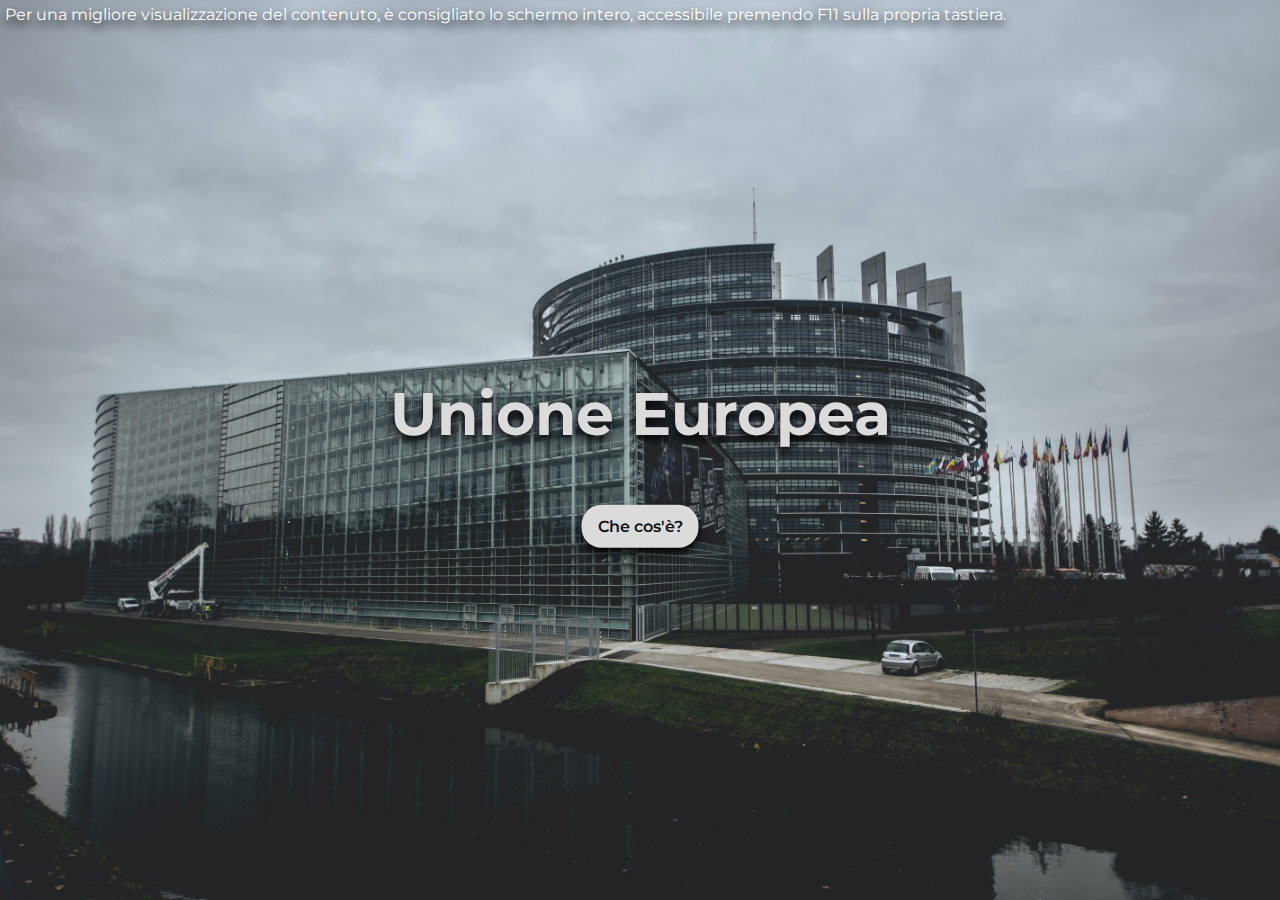
<file: UE/index.html>
<!DOCTYPE html>
<html lang="en" dir="ltr">
  <head>
    <link rel="stylesheet" href="style.css">
    <link rel="preconnect" href="https://fonts.googleapis.com">
    <link rel="preconnect" href="https://fonts.gstatic.com" crossorigin>
    <link href="https://fonts.googleapis.com/css2?family=Montserrat:wght@100;400;600;700;800;900&display=swap" rel="stylesheet">
    <meta charset="utf-8">
    <title>Unione Europea</title>
  </head>
  <body>
    <div class="sectiontop">
      <p>Per una migliore visualizzazione del contenuto, è consigliato lo schermo intero, accessibile premendo F11 sulla propria tastiera.</p>
      <div class="content">

        <h1>Unione Europea</h1>
        <a href="def.html">Che cos'è?</a>
      </div>
    </div>

  </body>
</html>
</file>
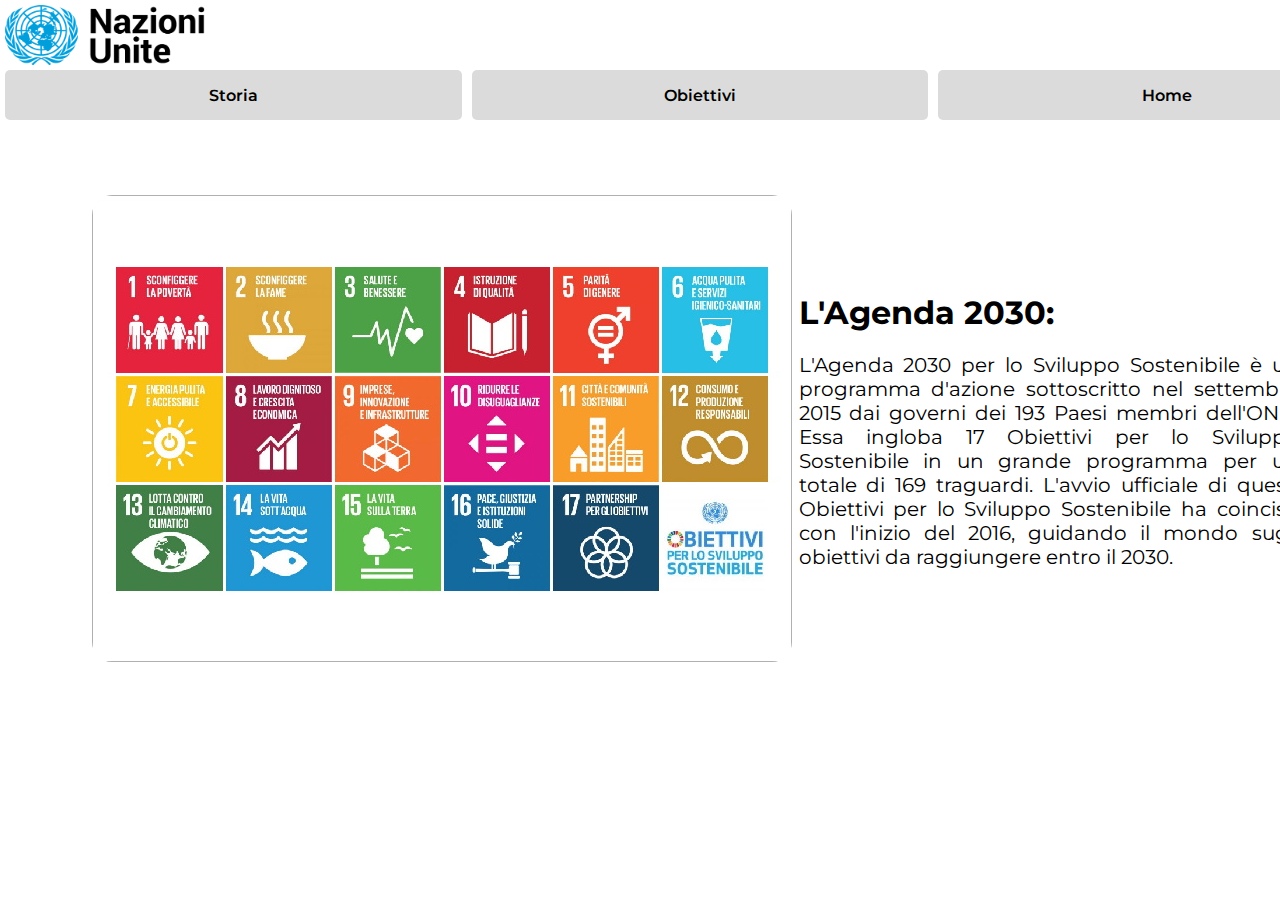
<file: UE/2030.html>
<!DOCTYPE html>
<html lang="it" dir="ltr">
  <head>
    <meta charset="utf-8">
    <link rel="preconnect" href="https://fonts.googleapis.com">
    <link rel="preconnect" href="https://fonts.gstatic.com" crossorigin>
    <link href="https://fonts.googleapis.com/css2?family=Montserrat:wght@100;400;600;700;800;900&display=swap" rel="stylesheet">
    <link rel="stylesheet" href="onucss.css">
    <title>Nazioni Unite: Agenda 2030</title>
  </head>
  <body>
    <div class="bodyhtml">
      <div class="header">

        <div class="logo">
          <img src="photos/onulogo500px.png" alt="Logo ONU">
        </div>
        <div class="buttons">
          <a href="onuhistory.html">Storia</a>
          <a href="onuobjectives.html">Obiettivi</a>
          <a href="onu.html">Home</a>
        </div>
      </div>
      <div class="paragraph">

        <div class="image">
          <img src="photos/2030.jpg" alt="ONU">
        </div>
        <div class="text">
          <h1>L'Agenda 2030:</h1>
          <p>L'Agenda 2030 per lo Sviluppo Sostenibile è un programma d'azione sottoscritto nel settembre 2015 dai governi dei 193 Paesi membri dell'ONU.
          Essa ingloba 17 Obiettivi per lo Sviluppo Sostenibile in un grande programma per un totale di 169 traguardi.
          L'avvio ufficiale di questi Obiettivi per lo Sviluppo Sostenibile ha coinciso con l'inizio del 2016, guidando il mondo sugli obiettivi da raggiungere
          entro il 2030.
        </p>
        </div>

      </div>
    </div>



  </body>
</html>
</file>
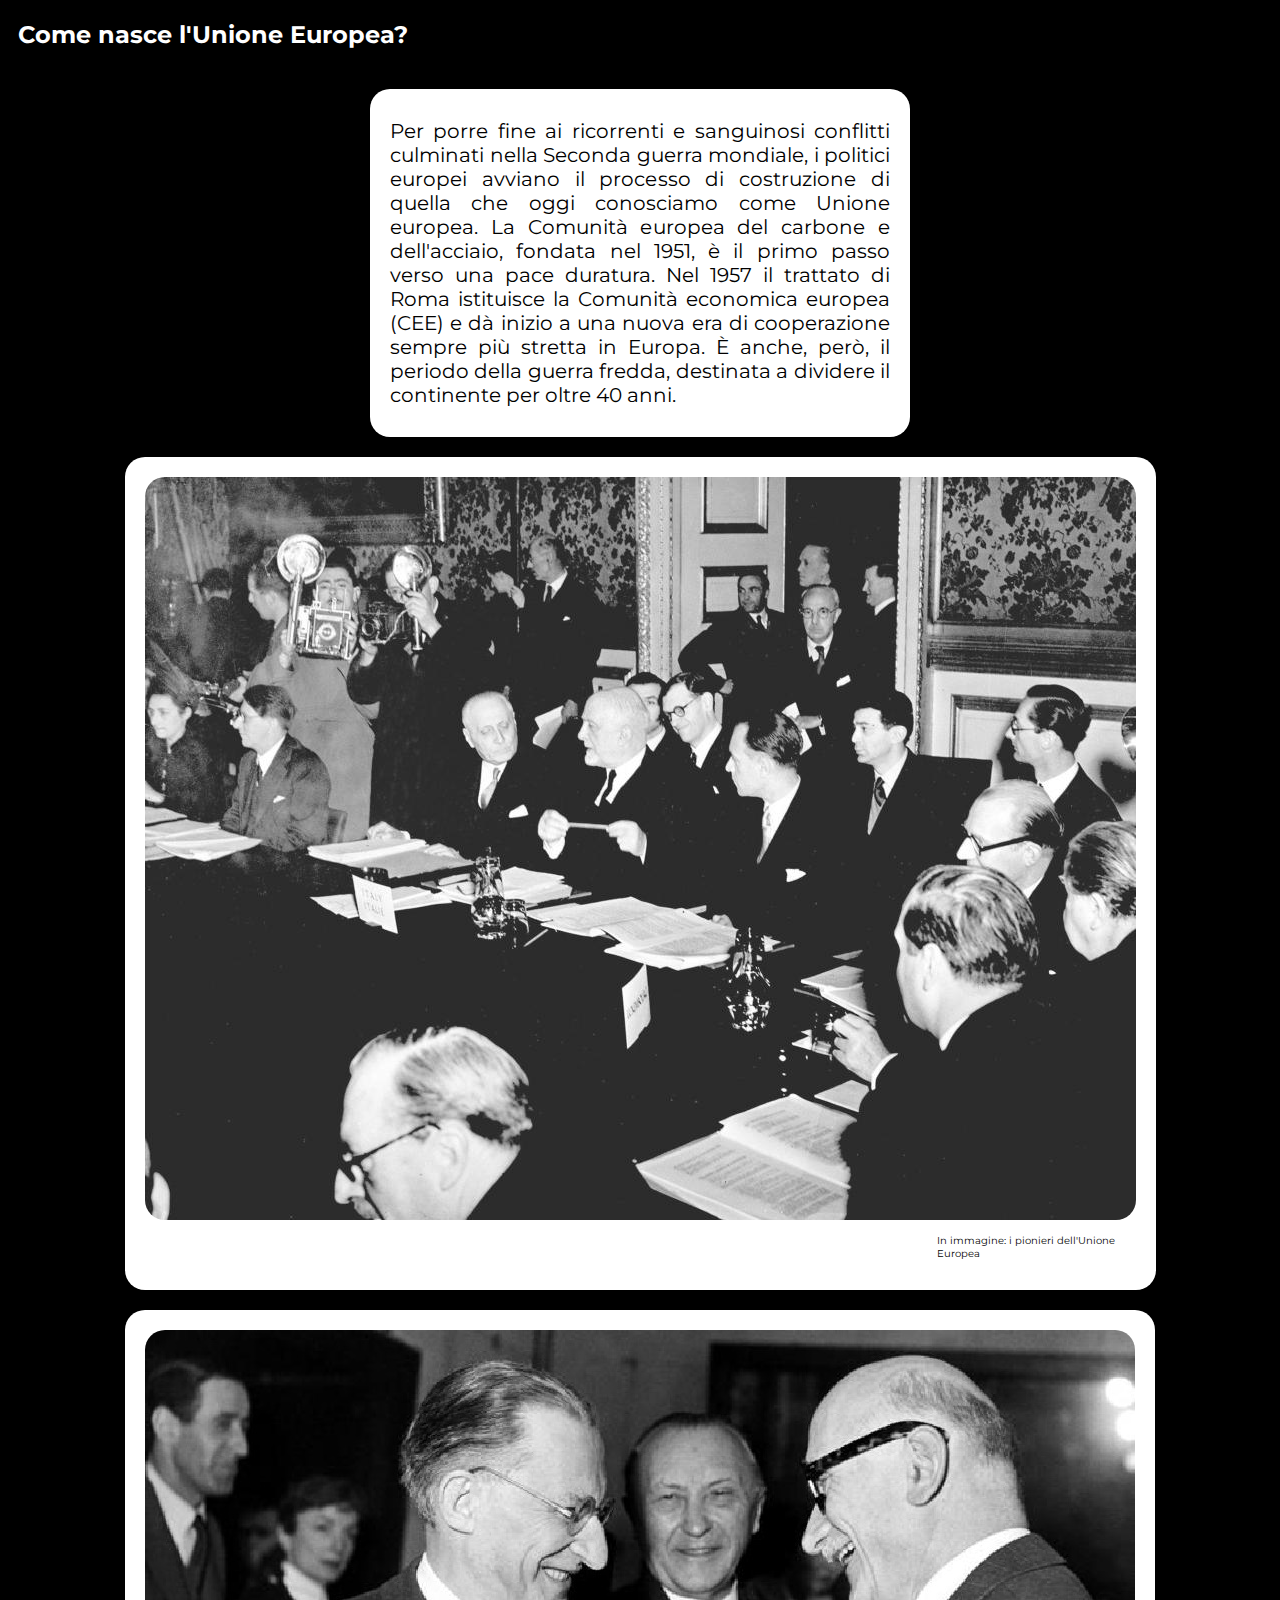
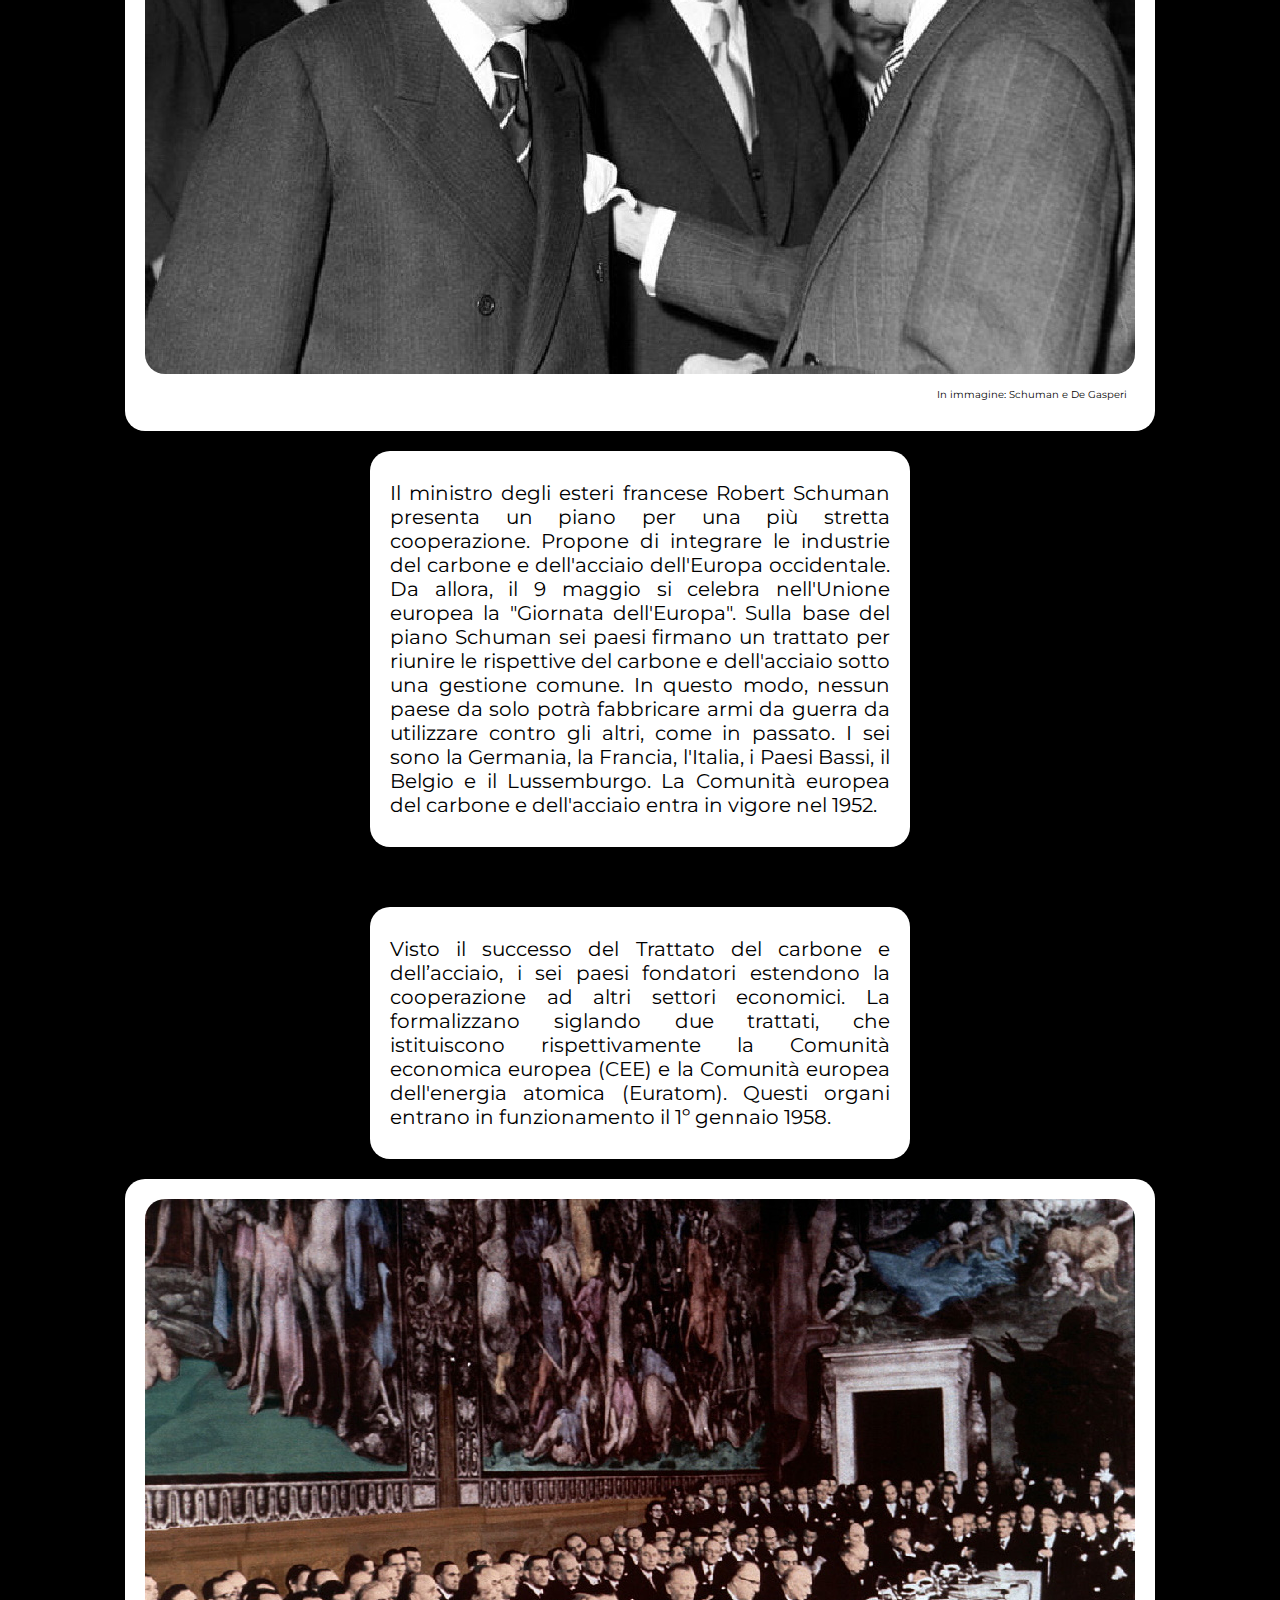
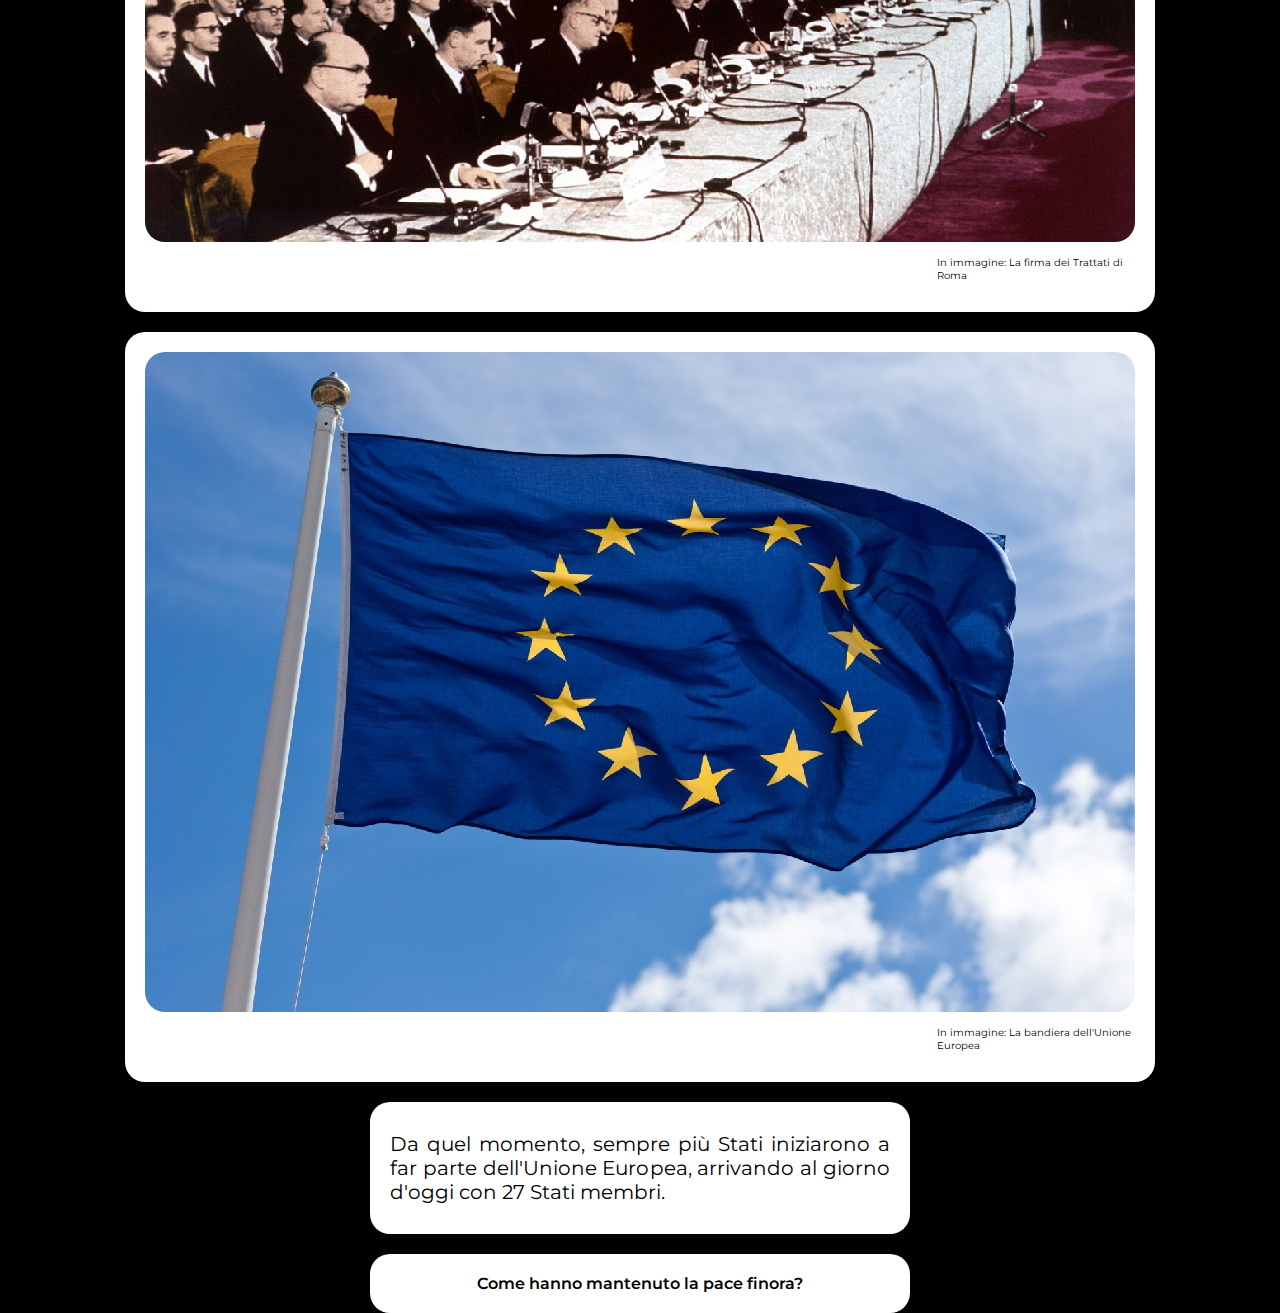
<file: UE/history.html>
<!DOCTYPE html>
<html lang="it" dir="ltr">
  <head>
    <meta charset="utf-8">
    <link rel="preconnect" href="https://fonts.googleapis.com">
    <link rel="preconnect" href="https://fonts.gstatic.com" crossorigin>
    <link href="https://fonts.googleapis.com/css2?family=Montserrat:wght@100;400;600;700;800;900&display=swap" rel="stylesheet">
    <link rel="stylesheet" href="historycss.css">
    <title>Unione Europea: Storia</title>
  </head>
  <body>
    <h2>Come nasce l'Unione Europea?</h2>
    <div class="paragraph">
      <div class="text">
        <p>Per porre fine ai ricorrenti e sanguinosi conflitti culminati nella Seconda guerra mondiale, i politici europei avviano il processo di
          costruzione di quella che oggi conosciamo come Unione europea.
          La Comunità europea del carbone e dell'acciaio, fondata nel 1951, è il primo passo verso una pace duratura.
          Nel 1957 il trattato di Roma istituisce la Comunità economica europea (CEE) e dà inizio a una nuova era di cooperazione sempre più stretta in Europa.
          È anche, però, il periodo della guerra fredda, destinata a dividere il continente per oltre 40 anni.
        </p>
      </div>
      <div class="image">
        <img src="photos/pioneers.jpg" alt="Fondatori UE">
        <p>In immagine: i pionieri dell'Unione Europea</p>
      </div>

    </div>

    <div class="paragraph">

      <div class="image">
        <img src="photos/dichiarazioneschuman.jpg" alt="Schuman e De Gasperi">
        <p>In immagine: Schuman e De Gasperi</p>
      </div>
      <div class="text">
        <p>Il ministro degli esteri francese Robert Schuman presenta un piano per una più stretta cooperazione.
           Propone di integrare le industrie del carbone e dell'acciaio dell'Europa occidentale.
           Da allora, il 9 maggio si celebra nell'Unione europea la "Giornata dell'Europa".
           Sulla base del piano Schuman sei paesi firmano un trattato per riunire le rispettive del carbone e dell'acciaio sotto una gestione comune.
           In questo modo, nessun paese da solo potrà fabbricare armi da guerra da utilizzare contro gli altri, come in passato.
           I sei sono la Germania, la Francia, l'Italia, i Paesi Bassi, il Belgio e il Lussemburgo.
           La Comunità europea del carbone e dell'acciaio entra in vigore nel 1952.
        </p>
      </div>
    </div>


    <div class="paragraph">
      <div class="text">
        <p>Visto il successo del Trattato del carbone e dell’acciaio, i sei paesi fondatori estendono la cooperazione ad altri settori economici.
          La formalizzano siglando due trattati, che istituiscono rispettivamente la Comunità economica europea (CEE) e la Comunità europea dell'energia atomica (Euratom).
          Questi organi entrano in funzionamento il 1º gennaio 1958.
        </p>
      </div>
      <div class="image">
        <img src="photos/firmatrattatiroma.jpg" alt="Firma dei Trattati di Roma">
        <p>In immagine: La firma dei Trattati di Roma</p>
      </div>

    </div>

    <div class="paragraph">
      <div class="image">
        <img src="photos/bandieraue.jpg" alt="Bandiera Unione Europea">
        <p>In immagine: La bandiera dell'Unione Europea</p>
      </div>
      <div class="textlast">
        <div class="text">
          <p>Da quel momento, sempre più Stati iniziarono a far parte dell'Unione Europea, arrivando al giorno d'oggi con 27 Stati membri.</p>
        </div>
        <div class="button">
          <a href="onu.html">Come hanno mantenuto la pace finora?</a>
        </div>

      </div>





    </div>
  </body>
</html>
</file>
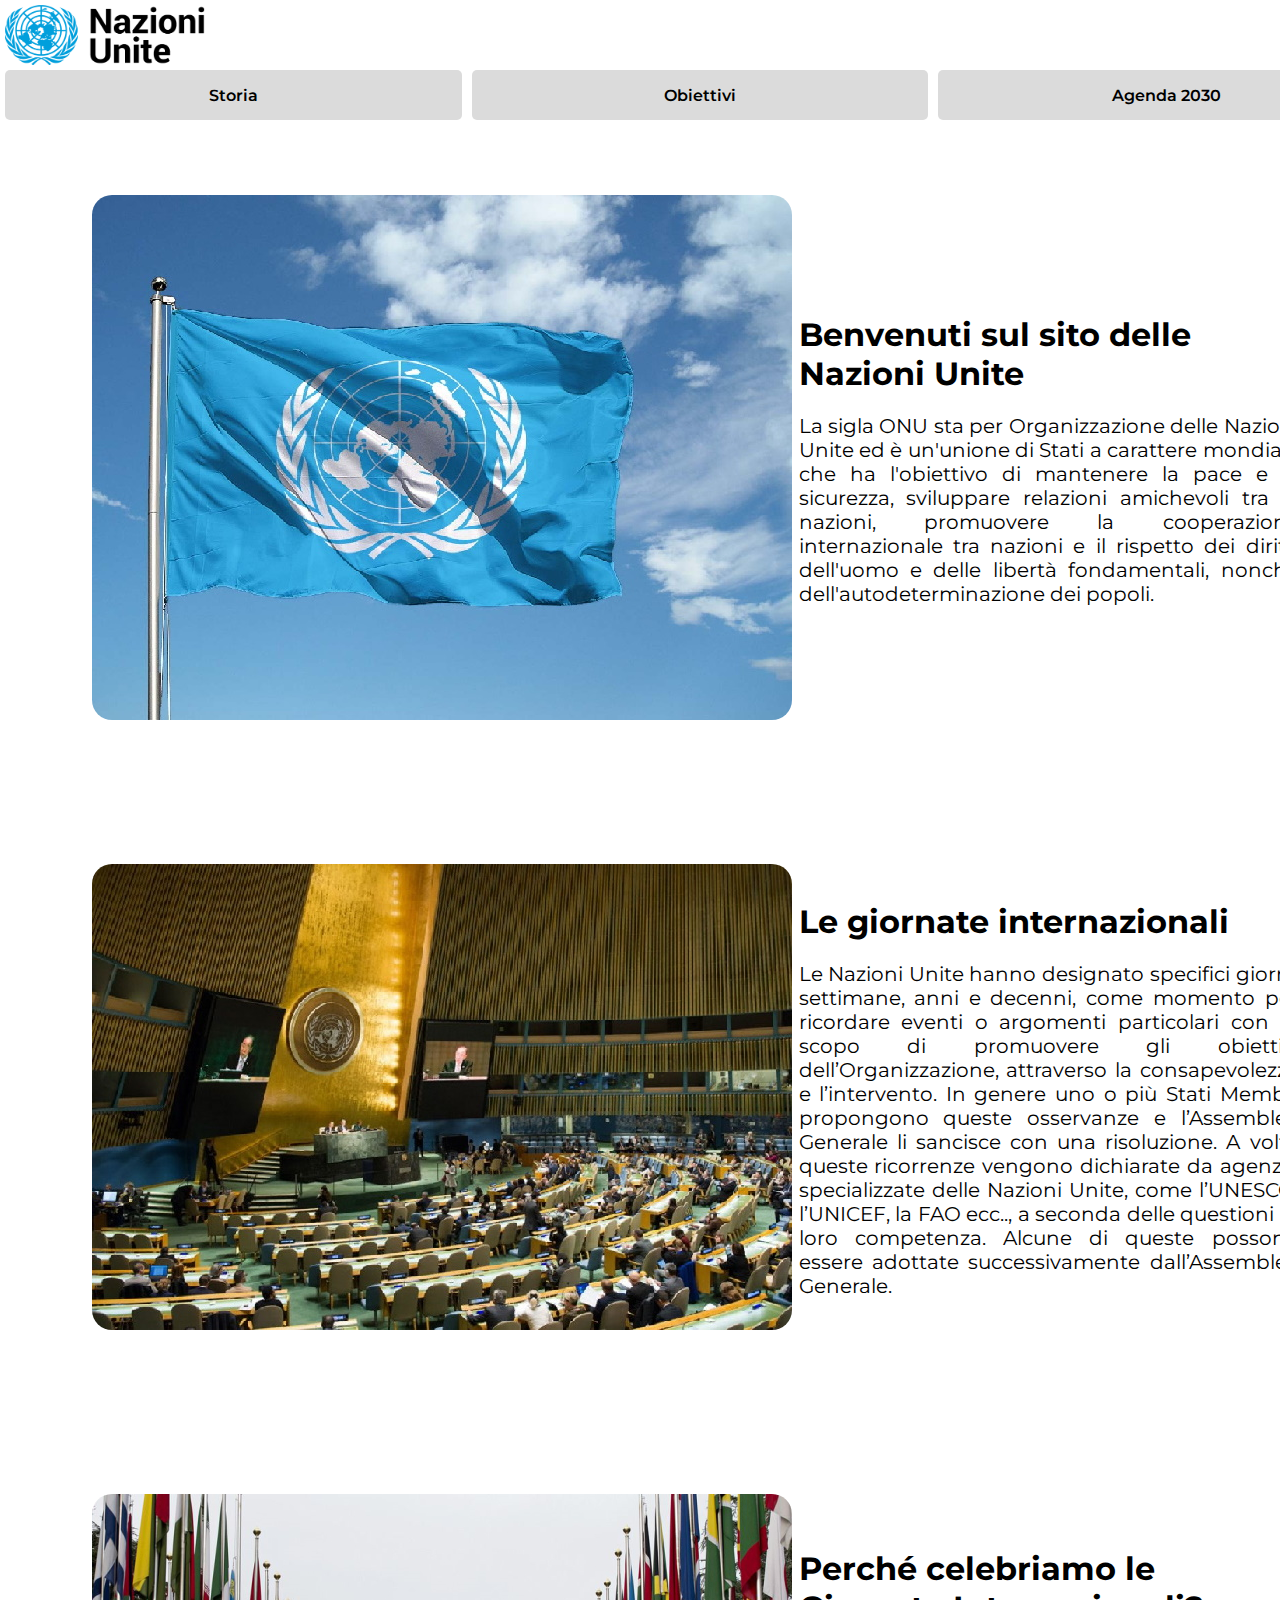
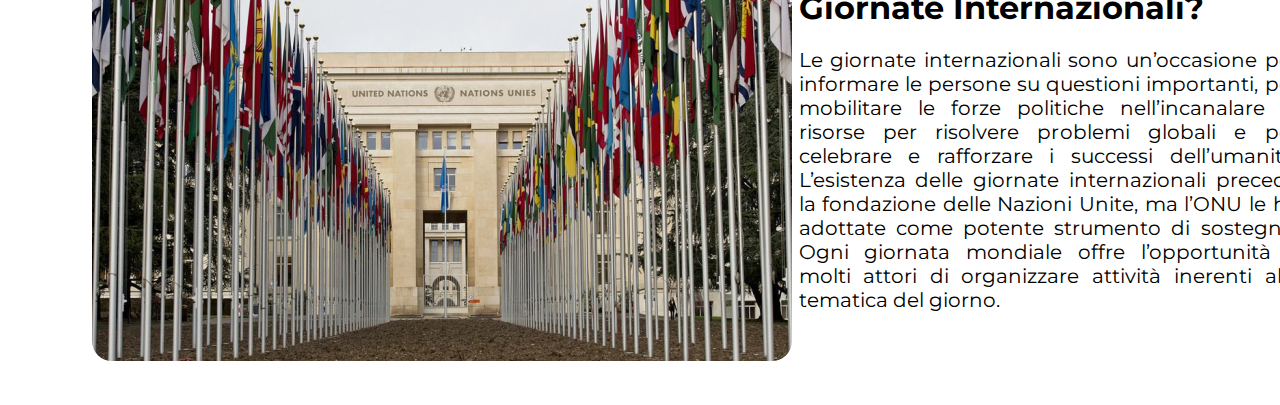
<file: UE/onu.html>
<!DOCTYPE html>
<html lang="it" dir="ltr">
  <head>
    <meta charset="utf-8">
    <link rel="preconnect" href="https://fonts.googleapis.com">
    <link rel="preconnect" href="https://fonts.gstatic.com" crossorigin>
    <link href="https://fonts.googleapis.com/css2?family=Montserrat:wght@100;400;600;700;800;900&display=swap" rel="stylesheet">
    <link rel="stylesheet" href="onucss.css">
    <title>Nazioni Unite</title>
  </head>
  <body>
    <div class="bodyhtml">
      <div class="header">

        <div class="logo">
          <img src="photos/onulogo500px.png" alt="Logo ONU">
        </div>
        <div class="buttons">
          <a href="onuhistory.html">Storia</a>
          <a href="onuobjectives.html">Obiettivi</a>
          <a href="2030.html">Agenda 2030</a>
        </div>
      </div>
      <div class="paragraph">

        <div class="image">
          <img src="photos/onuband.jpg" alt="Bandiera ONU">
        </div>
        <div class="text">
          <h1>Benvenuti sul sito delle Nazioni Unite</h1>
          <p>La sigla ONU sta per Organizzazione delle Nazioni Unite ed è un'unione di Stati a carattere mondiale che ha l'obiettivo
            di mantenere la pace e la sicurezza, sviluppare relazioni amichevoli tra le nazioni, promuovere la cooperazione internazionale tra nazioni
            e il rispetto dei diritti dell'uomo e delle libertà fondamentali, nonché dell'autodeterminazione dei popoli.
          </p>
        </div>
        <div class="paragraph">

          <div class="image">
            <img src="photos/onuam.jpg" alt="ONU">
          </div>
          <div class="text">
            <h1>Le giornate internazionali</h1>
            <p>
              Le Nazioni Unite hanno designato specifici giorni, settimane, anni e decenni, come momento per ricordare eventi o argomenti particolari con lo scopo di promuovere
              gli obiettivi dell’Organizzazione, attraverso la consapevolezza e l’intervento. In genere uno o più Stati Membri propongono queste osservanze e l’Assemblea
              Generale li sancisce con una risoluzione.
              A volte queste ricorrenze vengono dichiarate da agenzie specializzate delle Nazioni Unite,
              come l’UNESCO, l’UNICEF, la FAO ecc.., a seconda delle questioni di loro competenza.
              Alcune di queste possono essere adottate successivamente dall’Assemblea Generale.
            </p>
          </div>
      </div>

      <div class="paragraph">

        <div class="image">
          <img src="photos/onupalazzonazioni.jpg" alt="ONU">
        </div>
        <div class="text">
          <h1>Perché celebriamo le Giornate Internazionali?</h1>
          <p>
            Le giornate internazionali sono un’occasione per informare le persone su questioni importanti, per mobilitare le forze politiche nell’incanalare
            le risorse per risolvere problemi globali e per celebrare e rafforzare i successi dell’umanità.
            L’esistenza delle giornate internazionali precede la fondazione delle Nazioni Unite, ma l’ONU le ha adottate come potente strumento di sostegno.
            Ogni giornata mondiale offre l’opportunità a molti attori di organizzare attività inerenti alla tematica del giorno.
          </p>
        </div>
    </div>
    </div>

  </body>
</html>
</file>
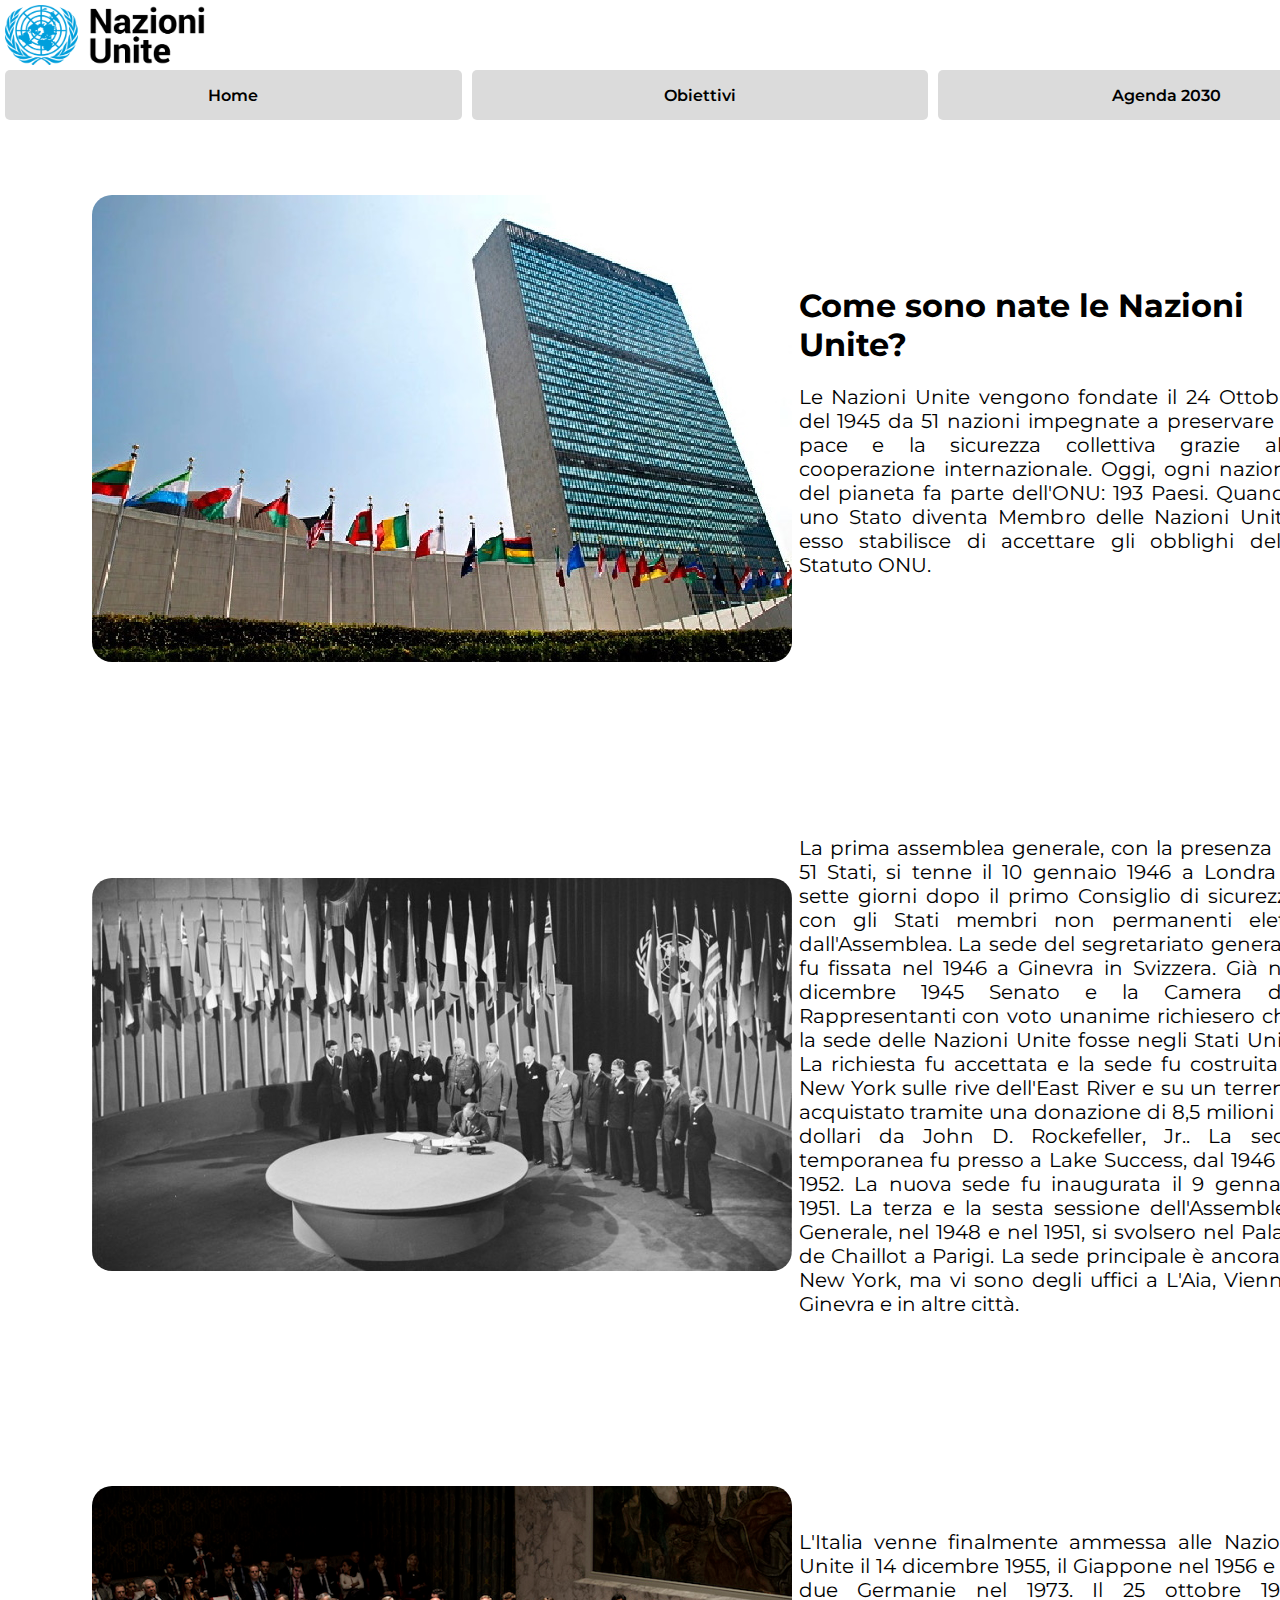
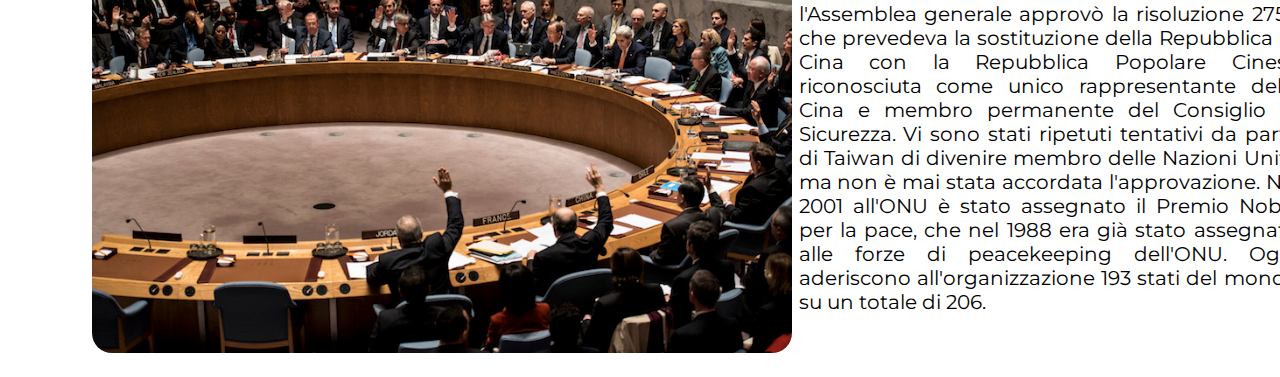
<file: UE/onuhistory.html>
<!DOCTYPE html>
<html lang="it" dir="ltr">
  <head>
    <meta charset="utf-8">
    <link rel="preconnect" href="https://fonts.googleapis.com">
    <link rel="preconnect" href="https://fonts.gstatic.com" crossorigin>
    <link href="https://fonts.googleapis.com/css2?family=Montserrat:wght@100;400;600;700;800;900&display=swap" rel="stylesheet">
    <link rel="stylesheet" href="onucss.css">
    <title>Nazioni Unite: Storia</title>
  </head>
  <body>
    <div class="bodyhtml">
      <div class="header">

        <div class="logo">
          <img src="photos/onulogo500px.png" alt="Logo ONU">
        </div>
        <div class="buttons">
          <a href="onu.html">Home</a>
          <a href="onuobjectives.html">Obiettivi</a>
          <a href="2030.html">Agenda 2030</a>
        </div>
      </div>
      <div class="paragraph">

        <div class="image">
          <img src="photos/onupal.jpg" alt="Palazzo di Vetro">
        </div>
        <div class="text">
          <h1>Come sono nate le Nazioni Unite?</h1>
          <p>Le Nazioni Unite vengono fondate il 24 Ottobre del 1945 da 51 nazioni impegnate a preservare la pace e la sicurezza collettiva grazie alla
            cooperazione internazionale. Oggi, ogni nazione del pianeta fa parte dell'ONU: 193 Paesi.
            Quando uno Stato diventa Membro delle Nazioni Unite, esso stabilisce di accettare gli obblighi dello Statuto ONU.
          </p>
        </div>

      </div>
      <div class="paragraph">

        <div class="image">
          <img src="photos/onustoria.jpg" alt="Assemblea">
        </div>
        <div class="text">
          <p>La prima assemblea generale, con la presenza di 51 Stati, si tenne il 10 gennaio 1946 a Londra e sette giorni dopo il primo
            Consiglio di sicurezza con gli Stati membri non permanenti eletti dall'Assemblea.

            La sede del segretariato generale fu fissata nel 1946 a Ginevra in Svizzera. Già nel dicembre 1945 Senato e la Camera dei Rappresentanti
            con voto unanime richiesero che la sede delle Nazioni Unite fosse negli Stati Uniti. La richiesta fu accettata e la sede fu
            costruita a New York sulle rive dell'East River e su un terreno acquistato tramite una donazione di 8,5 milioni di dollari da John
            D. Rockefeller, Jr.. La sede temporanea fu presso a Lake Success, dal 1946 al 1952.
            La nuova sede fu inaugurata il 9 gennaio 1951.
            La terza e la sesta sessione dell'Assemblea Generale, nel 1948 e nel 1951, si svolsero nel Palais de
            Chaillot a Parigi. La sede principale è ancora a New York, ma vi sono degli uffici a L'Aia, Vienna, Ginevra e in altre città.


          </p>
        </div>

      </div>
      <div class="paragraph">

        <div class="image">
          <img src="photos/onu.jpg" alt="Entrata dell'Italia nell'ONU">
        </div>
        <div class="text">
          <p>
            L'Italia venne finalmente ammessa alle Nazioni Unite il 14 dicembre 1955, il Giappone nel 1956 e le due Germanie nel 1973.
            Il 25 ottobre 1971 l'Assemblea generale approvò la risoluzione 2758 che prevedeva la sostituzione della Repubblica di Cina con
            la Repubblica Popolare Cinese riconosciuta come unico rappresentante della Cina e membro permanente del Consiglio di Sicurezza.
            Vi sono stati ripetuti tentativi da parte di Taiwan di divenire membro delle Nazioni Unite ma non è mai stata accordata l'approvazione.
            Nel 2001 all'ONU è stato assegnato il Premio Nobel per la pace, che nel 1988 era già stato assegnato alle forze di peacekeeping dell'ONU.
            Oggi aderiscono all'organizzazione 193 stati del mondo su un totale di 206.
          </p>
        </div>

      </div>
    </div>



  </body>
</html>
</file>
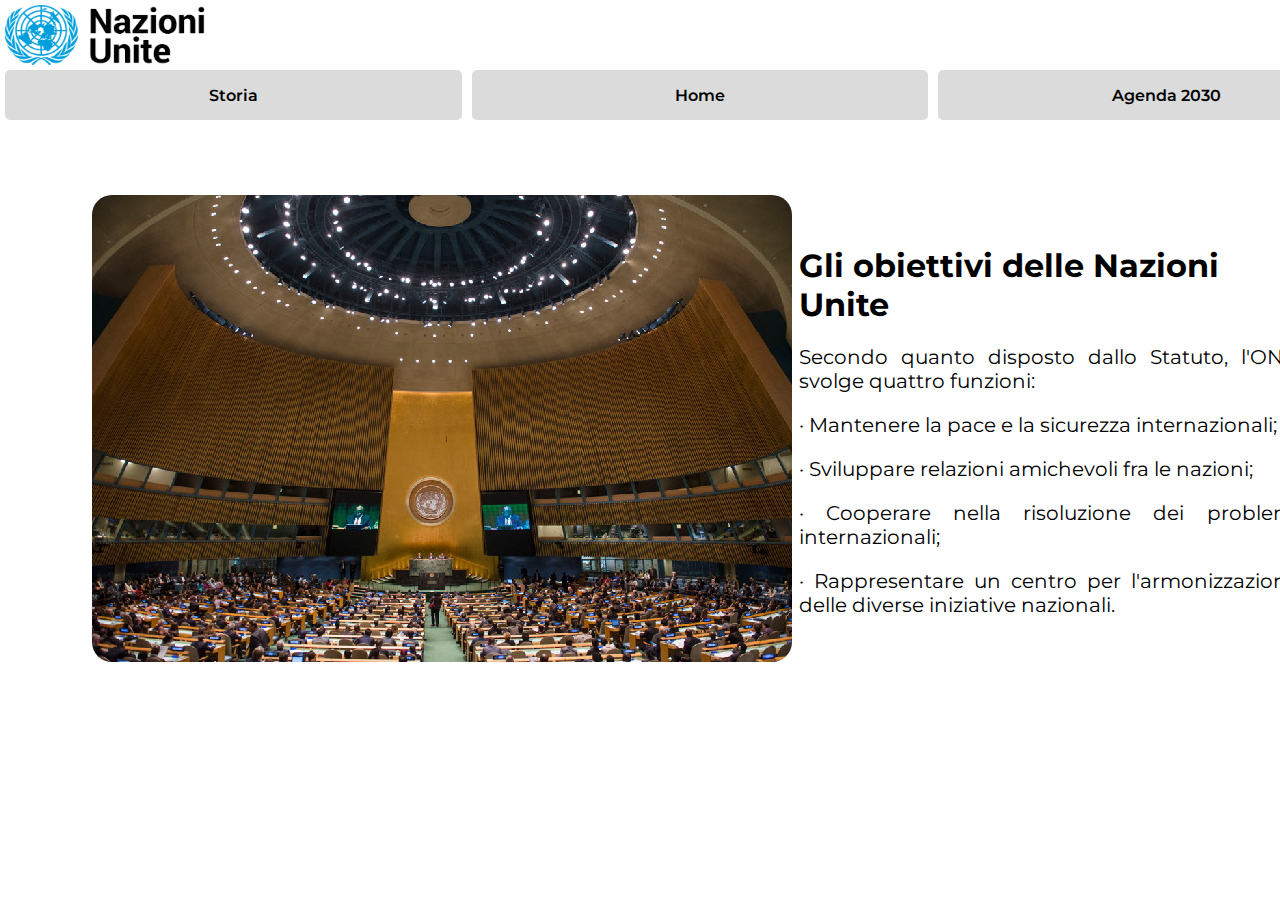
<file: UE/onuobjectives.html>
<!DOCTYPE html>
<html lang="it" dir="ltr">
  <head>
    <meta charset="utf-8">
    <link rel="preconnect" href="https://fonts.googleapis.com">
    <link rel="preconnect" href="https://fonts.gstatic.com" crossorigin>
    <link href="https://fonts.googleapis.com/css2?family=Montserrat:wght@100;400;600;700;800;900&display=swap" rel="stylesheet">
    <link rel="stylesheet" href="onucss.css">
    <title>Nazioni Unite: Obiettivi</title>
  </head>
  <body>
    <div class="bodyhtml">
      <div class="header">

        <div class="logo">
          <img src="photos/onulogo500px.png" alt="Logo ONU">
        </div>
        <div class="buttons">
          <a href="onuhistory.html">Storia</a>
          <a href="onu.html">Home</a>
          <a href="2030.html">Agenda 2030</a>
        </div>
      </div>
      <div class="paragraph">

        <div class="image">
          <img src="photos/onu-ok.jpg" alt="ONU">
        </div>
        <div class="text">
          <h1>Gli obiettivi delle Nazioni Unite</h1>
          <p>Secondo quanto disposto dallo Statuto, l'ONU svolge quattro funzioni:</p>
            <p>· Mantenere la pace e la sicurezza internazionali;</p>
            <p>· Sviluppare relazioni amichevoli fra le nazioni;</p>
            <p>· Cooperare nella risoluzione dei problemi internazionali;</p>
            <p>· Rappresentare un centro per l'armonizzazione delle diverse iniziative nazionali.</p>
        </div>

      </div>
    </div>



  </body>
</html>
</file>
<file: UE/style.css>
body,html{
  margin: auto;
  padding: 0;
  font-family: 'Montserrat', sans-serif;
  width: 100%;
  height: 100%;
  background-color: #000;
}

.sectiontop p{
  left: 0;
  top: 0;
  margin: 5px;
  color: #fff;
  text-shadow: 0px 5px 10px rgba(0, 0, 0, 1);
}

.sectiontop{
  width: 100%;
  height: 100%;
  overflow: hidden;
  position: relative;
  background-image: url("photos/1.jpg");
  background-repeat: no-repeat;
  background-size: cover;
  animation: slide 10s infinite;
}

.content{
  position: absolute;
  top: 50%;
  left: 50%;
  transform: translate(-50%, -50%);
  text-align: center;

}

.content h1{
  text-shadow: 0px 5px 10px rgba(0, 0, 0, 1);
  color: #dbdbdb;
  font-size: 60px;
  font-weight: 700;

}

/* ! Box Glass */
.container{
  position: relative;
  margin: auto;
  display: flex;
  justify-content: center;
  align-items: center;
  max-width: auto;
  flex-wrap: wrap;
  /* z-index: 1; */
  background: url("photos/4.jpg");
  background-size: cover;
  background-repeat: no-repeat;
  width: 100%;
}

.container2{
  position: relative;
  margin: auto;
  display: flex;
  justify-content: center;
  align-items: center;
  max-width: auto;
  flex-wrap: wrap;
  /* z-index: 1; */
  background: url("photos/5.jpg");
  background-size: cover;
  background-repeat: no-repeat;
  width: 100%;
}
h3{
  color: #fff;
  text-align: center;
}
.container .card{
  position: relative;
  width: 400px;
  height: 450px;
  margin: 30px;
  box-shadow: 20px 20px 50px rgba(0, 0, 0, 1);
  border-radius: 15px;
  background: rgba(255,255,255, 0.05);
  overflow: hidden;
  display: flex;
  align-items: center;
  justify-content: center;
  border-top: 1px solid rgba(255, 255, 255, 0.6);
  border-left: 1px solid rgba(255, 255, 255, 0.6);
  backdrop-filter: blur(5px);
  transition: 0.3s;
}

.container2 .card2{
  position: relative;
  width: 600px;
  height: 430px;
  margin: 30px;
  box-shadow: 20px 20px 50px rgba(0, 0, 0, 1);
  border-radius: 15px;
  background: rgba(255,255,255, 0.05);
  overflow: hidden;
  display: flex;
  align-items: center;
  justify-content: center;
  border-top: 1px solid rgba(255, 255, 255, 0.6);
  border-left: 1px solid rgba(255, 255, 255, 0.6);
  backdrop-filter: blur(5px);
  transition: 0.3s;
}

.all .container .card .content{
  padding: 2px;
  text-align: center;
}

.all .container .card .content2{
  padding: 2px;
  text-align: center;
}
.all .container .card .content h2{
  position: absolute;
  top: -20px;
  right: 30px;
  font-size: 8em;
  color: rgba(255, 255, 255, 0.07);
  pointer-events: none;
}

h4{
  right: 30px;
  margin: 20px;
  text-align: center;
  color: rgba(255, 255, 255, 0.07);
  pointer-events: none;
  color: #fff;
}
.all .container .card .content h3{
  font-size: 30px;
  font-weight: 800;
  color: #fff;
  z-index: 1;
  padding: 15px;
}
.all .container .card .content p{
  font-size: 17px;
  /* font-weight: 600; */
  color: #fff;

}
.all .container .card .content a{
  position: relative;
  display: inline-block;
  padding: 8px 20px;
  margin-top: 15px;
  background: #fff;
  color: #000;
  border-radius: 20px;
  text-decoration: none;
  font-weight: 500;
}


.all .container2 .card2 .content{
  padding: 20px;
  text-align: center;
}

.all .container2 .card2 .content2{
  padding: 20px;
  text-align: center;
}
.all .container2 .card2 .content h2{
  position: absolute;
  top: -20px;
  right: 30px;
  font-size: 8em;
  color: rgba(255, 255, 255, 0.07);
  pointer-events: none;
}
.all .container2 .card2 .content h3{
  font-size: 30px;
  font-weight: 800;
  color: #fff;
  z-index: 1;
  padding: 15px;
}
.all .container2 .card2 .content p{
  font-size: 15px;
  /* font-weight: 600; */
  color: #fff;
}
.all .container2 .card2 .content a{
  position: relative;
  display: inline-block;
  padding: 8px 20px;
  margin-top: 15px;
  background: #fff;
  color: #000;
  border-radius: 20px;
  text-decoration: none;
  font-weight: 500;
}
/* ! Fine Box Glass */

.all .container a{
  position: absolute;
  /* display: inline-block; */
  padding: 8px 10px;
  left: 0;
  top: 0;
  background: #fff;
  color: #000;
  border-radius: 50px;
  text-decoration: none;
  font-weight: 800;
  box-shadow: 0px 5px 10px rgba(0, 0, 0, 1);
  transition: 0.3s;
  z-index: 5;
}

a{
  position: relative;
  display: inline-block;
  padding: 12px 16px;
  margin: 15px;
  background: #dbdbdb;
  color: #121212;
  border-radius: 20px;
  text-decoration: none;
  font-weight: 600;
  box-shadow: 0px 5px 10px rgba(0, 0, 0, 1);
  transition: 0.3s;
  z-index: 1;
}

a:hover{
 transform: scale(1.1);
}
.container a:hover{
 transform: scale(1.1);
}
.container .card:hover{
 transform: scale(1.1);
}

.container2 .card2:hover{
 transform: scale(1.1);
}
@keyframes slide {

0%{
  background-image: url("photos/1.jpg");
}

50%{
  background-image: url("photos/2.jpg");
}

80%{
  background-image: url("photos/3.jpg");
}
}
</file>
<file: UE/onucss.css>
body,html{
  margin: auto;
  padding: 0;
  font-family: 'Montserrat', sans-serif;
  width: 100%;
  height: 100%;
}
.header {
  width: 100%;
  height: 75px;
  position: relative;
}


.header .logo {
  padding: 5px;
  display: flex;
  justify-content: flex-start;
}

.header .logo img {
  width: 200px;
  height: 60px;
}

.bodyhtml {
  width: 1400px;
  height: 800px;
  margin: auto;
}

.buttons {
  margin-top: 0px;
  width: 100%;
  height: 50px;
  display: flex;
  justify-content: space-between;
}

.buttons a {
  padding: 16px;
  background-color: #dbdbdb;
  text-decoration: none;
  font-weight: 600;
  color: black;
  width: 450px;
  margin-right: 5px;
  margin-left: 5px;
  text-align: center;
  border-radius: 5px;
}


.paragraph {

  position: relative;
  margin-top: 100px;
  display: flex;
  justify-content: center;
  align-items: center;
  max-width: auto;
  flex-wrap: wrap;
  border-radius: 20px;
  margin-bottom: 20px;
  width: 100%;
}

.paragraph .text {

  position: relative;
  border-radius: 20px;
  padding: 10px;
  width: 500px;
  margin: 20px;
  margin-left: -23px;
  padding-bottom: 10px;
  /* margin-bottom: 270px; */
}
.paragraph .text p {
  color: #000;
  font-size: 20px;
  text-align: justify;
}

.paragraph .image {
  position: relative;
  background-color: white;
  border-radius: 20px;
  padding: 20px;
  border-color: #fff;
}

.paragraph .image img{
  border-radius: 20px;

}

.paragraph .image {
  background-color: white;
  border-radius: 20px;
  padding: 20px;
}

.paragraph .image p{
  font-size: 10px;
  margin-left: 80%;
}
.paragraph a{
  text-decoration: none;
  color: black;
  font-weight: 600;

}
</file>
<file: UE/historycss.css>
body,html{
  font-family: 'Montserrat', sans-serif;
  background-color: #000;
}

h2 {
  color: white;
  margin-left: 10px;
  margin-top: 20px;
}

.paragraph {
  position: relative;
  margin: auto;
  display: flex;
  justify-content: center;
  align-items: center;
  max-width: auto;
  flex-wrap: wrap;
  border-radius: 20px;
  margin-bottom: 20px;
  width: 100%;
  height: 50%;
}

.paragraph .text {
  position: relative;
  background-color: white;
  border-radius: 20px;
  padding: 20px;
  width: 500px;
  margin: 20px;
  padding-top: 10px;
  padding-bottom: 10px;
}

.paragraph .text p {
  color: #000;
  font-size: 20px;
  text-align: justify;
}

.paragraph .image {
  position: relative;
  background-color: white;
  border-radius: 20px;
  padding: 20px;
}

.paragraph .image img{
  border-radius: 20px;

}

/* .paragraph .image2 {
  position: relative;
  background-color: white;
  border-radius: 20px;
  padding: 20px;
}

.paragraph .image2 .images img{
  border-radius: 20px;
  width: 20%;
  height: 20%;
}

.paragraph. .image2 .images {
  width: 200px;
}

.paragraph .image2 p{
  font-size: 10px;
  margin-left: 80%;
} */

.paragraph .image {
  background-color: white;
  border-radius: 20px;
  padding: 20px;
}

.paragraph .image p{
  font-size: 10px;
  margin-left: 80%;
}
.paragraph a{
  text-decoration: none;
  color: black;
  font-weight: 600;
  
}

.textlast {
  height: 200px;
  display: table-column;
}

.textlast .button{
  margin: 20px;
  padding: 20px;
  background-color: #fff;
  border-radius: 20px;
  text-align: center;
}
</file>
